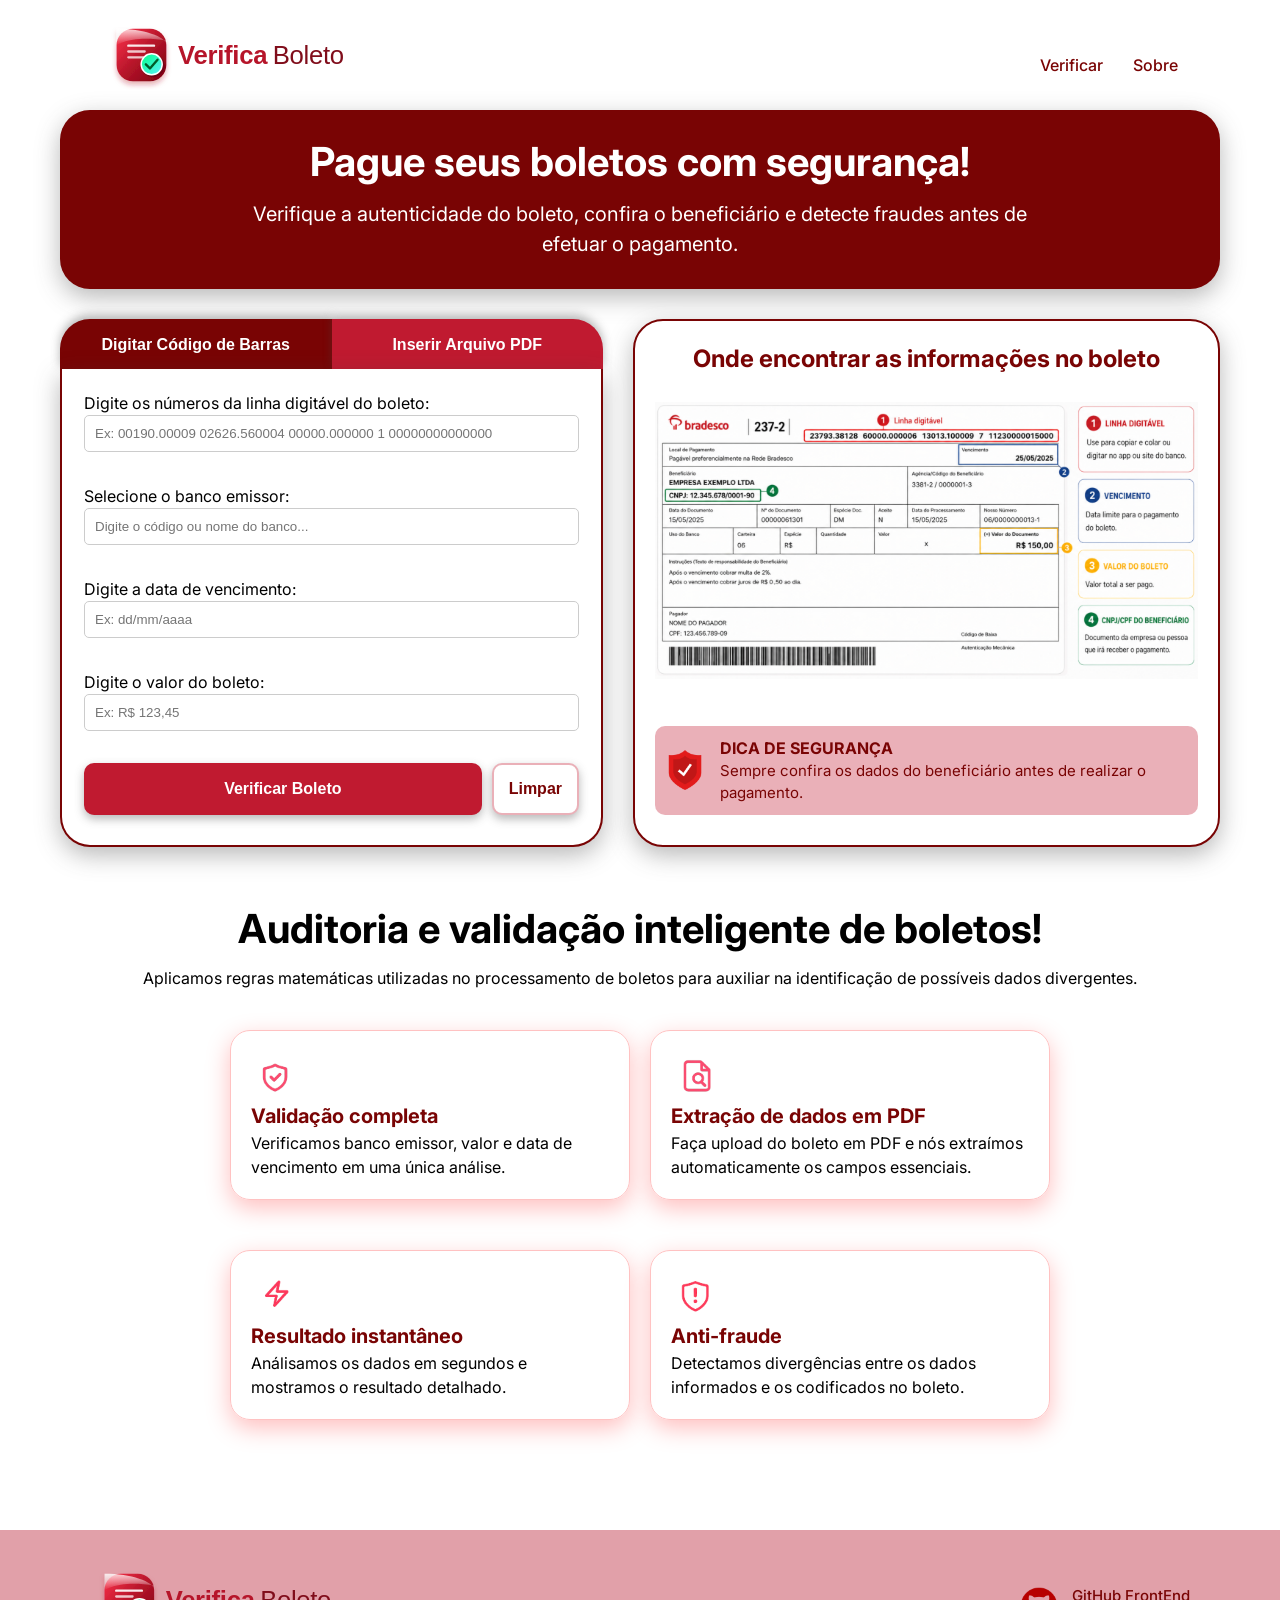
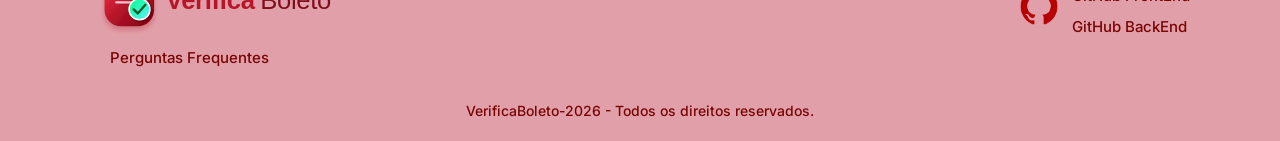
<file: index.html>
<!DOCTYPE html>
<html lang="pt-br">
<head>
    <meta charset="UTF-8">
    <meta name="viewport" content="width=device-width, initial-scale=1.0">
    <title>BoletoVerify</title>

    <link rel="preconnect" href="https://fonts.googleapis.com" />
    <link rel="preconnect" href="https://fonts.gstatic.com" crossorigin />
    <link href="https://fonts.googleapis.com/css2?family=Inter:wght@400;500;600;700;800;900&display=swap" rel="stylesheet" />

    <!-- estilo -->
    <link rel="stylesheet" href="css/base.css">
    <link rel="stylesheet" href="css/layout.css">
    <link rel="stylesheet" href="css/componentes.css">
    <link rel="stylesheet" href="css/verificacao.css">
    <link rel="stylesheet" href="css/formulario.css">

    <link rel="icon" type="image/svg+xml" href="./imagens/fav-icon.svg">

</head>

<body>

    <header id="inicio">

        <div class="logo">
            <img src="./imagens/logo.svg" alt="Ícone" id="icone-logo" style="height: 70px;">
            <!--<h1 id="inicio">Verifica Boleto</h1>-->
        </div>
            <nav>                
                    <a href="#verificar" aria-label="Ir para formulário de verificação de boleto">Verificar</a>
                    <!--<a href="#" aria-label="Ir para vídeo sobre pagamentos de boleto com segurança">Segurança</a>-->
                    <a href="#sobre" aria-label="Ir para seção sobre o projeto">Sobre</a>
            </nav>

    </header>

    <main>
        
        <div class="banner">
            <h2>Pague seus boletos com segurança!</h2>
            <p>Verifique a autenticidade do boleto, confira o beneficiário e detecte fraudes antes de efetuar o pagamento.</p>
        </div>

        <div class="conteudo">
        <section>

            <div class="botoes">

                <button class="btn ativo" onclick="mostrarCodigo(this)" aria-label="Digitar código de barras">Digitar Código de Barras</button>
                <button class="btn" onclick="mostrarPdf(this)" aria-label="Inserir arquivo pdf do boleto">Inserir Arquivo PDF</button>
                    
            </div>

            <div id="verificar">
                
                <div id="conteudo-codigo">
                    <label for="codigoBarras">Digite os números da linha digitável do boleto:</label>
                    
                    <div class="input-icon">
                        
                        <input                         
                            type="text" 
                            id="codigoBarras"
                            placeholder="Ex: 00190.00009 02626.560004 00000.000000 1 00000000000000" 
                        />
                    </div>
                    
                <div class="mensagem-erro" id="erroCodigo" aria-live="polite"></div>

            <!--
            <label for="codigoBanco">Selecione o banco emissor: </label>
            <input type="text" id="codigoBanco" placeholder="Digite o código ou nome do banco..." autocomplete="off">

            <div class="mensagem-erro" id="erroBanco" aria-live="polite"></div>

            -->

                    <label for="buscaBanco">Selecione o banco emissor:</label>

                    <!-- Container para controlar o posicionamento da lista suspensa -->
                    <div class="campo-autocomplete">
                        <input
                                type="text"
                                id="buscaBanco"
                                placeholder="Digite o código ou nome do banco..."
                                autocomplete="off"
                        >

                        <!-- Campo oculto para armazenar apenas o código do banco selecionado (ex: "341") -->
                        <input type="hidden" id="codigoBanco" name="codigoBanco">

                        <!-- Lista suspensa que aparecerá automaticamente ao digitar -->
                        <ul id="listaSugestoes" class="lista-sugestoes"></ul>
                    </div>
                    <span id="erroBanco" class="mensagem-erro"></span>

            <label for="vencimento">Digite a data de vencimento:</label>
            <input 
                type="text" 
                id="vencimento"
                placeholder="Ex: dd/mm/aaaa" 
            />
                    <div class="mensagem-erro" id="erroVencimento" aria-live="polite"></div>

            <label for="valorBoletoInput">Digite o valor do boleto:</label>
            <input 
                type="text" 
                id="valorBoletoInput"
                placeholder="Ex: R$ 123,45" 
            /> 
            <div class="mensagem-erro" id="erroValor" aria-live="polite"></div>
                    
                    <div style="display:flex; gap:10px;">
                        <button class="btn-verificar" onclick="verificar()">Verificar Boleto</button>
                        <button type="button" onclick="limparCampos()" class="btn-limpar">Limpar</button>
                    </div>                

            </div>            

                <div id="conteudo-pdf" style="display:none;">

                    <label for="fileInput" class="box-upload">
                        
                        <img src="./imagens/icone-upload.png" alt="Icone de upload" id="icone-upload">
                        <input type="file" id="fileInput" hidden aria-label="Selecionar arquivo pdf">

                        <p>Clique para inserir o arquivo PDF</p>

                        <div class="info-arquivo">
                            
                            <p id="nomeArquivo">Nenhum arquivo selecionado</p>                         

                            <div class="area-remover">
                                <button id="btnRemover" aria-label="Remover arquivo">
                                    <img src="./imagens/btn-remover.PNG" alt="">
                                </button>
                            </div>
                        </div>                        
                        
                    </label>        
                    
                    <h3 style=" margin-top: 4px">Dados extraídos:</h3>

                    <div id="resultadoLista" style="display:block;">

                        <div class="linhaResultadoExtraido">
                            <strong>Linha digitável:</strong>
                            <span id="linhaDigitavel">Ex: 00190.00009 02626.560004 00000.000000 1 00000000000000</span>
                        </div>


                        <div class="linhaValorExtraido">
                            <strong>Quantidade de valores encontrados:</strong>
                            <span id="valorBoletoResultado">Ex: 20</span>
                        </div>

                        <div class="linhaValorExtraido">
                            <strong>Quantidade de datas encontradas:</strong>
                            <span id="vencimentoResultado">Ex: 20</span>
                        </div>

                    </div>

                    <button class="btn-verificar" onclick="verificarPdf(event)" aria-live="polite">Verificar Boleto</button>

                </div>
            </div>
            
        </section>

        <aside id="painelResultado" role="search" aria-live="polite" tabindex="-1">

            <h3>Onde encontrar as informações no boleto</h3>
            <!--<p style="font-size: 18px">Confira onde encontrar cada informação</p> -->

            <img src="./imagens/banner-informacoes.png" alt="Exemplo mostrando onde encontrar as informações no boleto">           

            <div class="dica">   

                <img src="./imagens/icone-seguranca.png" alt="" id="icone-seguranca">

                <div class="texto-dica">
                    <h4>DICA DE SEGURANÇA</h4>
                <p>Sempre confira os dados do beneficiário antes de realizar o pagamento.</p>

                </div>
                
            </div>

        </aside>   

        </div>


        <section id="sobre">            
        
        <div>
            <h2>Auditoria e validação inteligente de boletos!</h2>
            <p>Aplicamos regras matemáticas utilizadas no processamento de boletos para auxiliar na identificação de possíveis dados divergentes.</p>
        </div>

        <div class="container-cards">

            <div class="card">
                <img src="./imagens/icone-card-seguranca.PNG" alt="ícone de segurança">
                <h4>Validação completa</h4>
                <p>Verificamos banco emissor, valor e data de vencimento em uma única análise.</p>
            </div>

            <div class="card">
                <img src="./imagens/icone-card-pdf.PNG" alt="ícone de PDF">
                <h4>Extração de dados em PDF</h4>
                <p>Faça upload do boleto em PDF e nós extraímos automaticamente os campos essenciais.</p>
            </div>

            <div class="card">
                <img src="./imagens/icone-card-raio.png" alt="ícone de raio">
                <h4>Resultado instantâneo</h4>
                <p>Análisamos os dados em segundos e mostramos o resultado detalhado.</p>
            </div>

            <div class="card">
                
                <img src="./imagens/icone-card-fraude.png" alt="ícone de fraude">
                
                <h4>Anti-fraude</h4>
                <p>Detectamos divergências entre os dados informados e os codificados no boleto.</p>
            </div>

        </div>

        </section>

    </main>

        <footer>

            <div class="footer-top">

                <div class="footer-esquerda">
                    
                    <a href="#inicio" aria-label="Ir para o início da página" style="text-decoration: none;">
                        <div class="logo">
                            <img src="./imagens/logo.svg" alt="Ícone VerificaBoleto" class="icone-logo" style="height: 70px;">
                            <!--<h1>Verifica Boleto</h1>-->
                        </div>
                    </a>                    

                    <a href="faq.html" class="link-faq" style="padding-left: 20px">Perguntas Frequentes</a>

                </div>

                <div class="footer-direita">

                    <img src="./imagens/icone-git.png"
                    alt="Ícone do GitHub"
                    id="icone-git">

                    <div class="links-github">

                        <a href="https://github.com/lopes-thais/FrontEnd-VerificaBoleto"
                        class="link-git">
                            GitHub FrontEnd
                        </a>

                        <a href="https://github.com/lopes-thais/VerificaBoleto"
                        class="link-git">
                            GitHub BackEnd
                        </a>

                    </div>

                </div>

            </div>

            <p class="direitos">
                VerificaBoleto-2026 - Todos os direitos reservados.
            </p>

        </footer>

    <!-- área Chat
    <button id="btnChatbot" aria-label="Abrir Chat de Dúvidas">
        <img src="./imagens/icone-chat.PNG" alt="" id="icone-chat">
    </button>

    <div id="overlay"></div>
    <div id="painelChat">
        <div class="topo-chat">
            <h3>Chat de Dúvidas</h3>
            <button id="btn-sair" onclick="fecharChat()" aria-label="Fechar Chat de Dúvidas">
                <img src="./imagens/icone-sair.PNG" alt="" id="icone-sair" >
            </button>
        </div>

        <div class="conteudo-chat">
        
            <div class="mensagens-chatbot">
                <strong>Assistente Virtual</strong>

                <div class="mensagem">
                    <p> Olá! Esse é o Chat para tirar dúvidas sobre boletos bancários e sobre o resultado da verificação!
                        Digite sua dúvida e nosso ChatBot irá te ajudar!
                    </p>
                </div>
                
            </div>

        </div>

            <div id="input-chat">
                
                <input type="text" id="inputChat" placeholder="Digite sua dúvida aqui..." aria-label="Digite sua dúvida">

                <button id="btn-enviar" aria-label="Enviar mensagem" onclick="enviarPergunta()">
                    <img src="./imagens/icone-enviar.PNG" alt="" id="icone-enviar">
                </button>
                                
            </div>
    </div>

    -->

    <script src="script/api.js"></script>
    <script src="script/mascaras.js"></script>
    <script src="script/ui.js"></script>
    <script src="script/upload-pdf.js"></script>
    <script src="script/resultado.js"></script>
    <script src="script/verificacao-manual.js"></script>
    <script src="script/verificacao-pdf.js"></script>

</body>
</html>
</file>
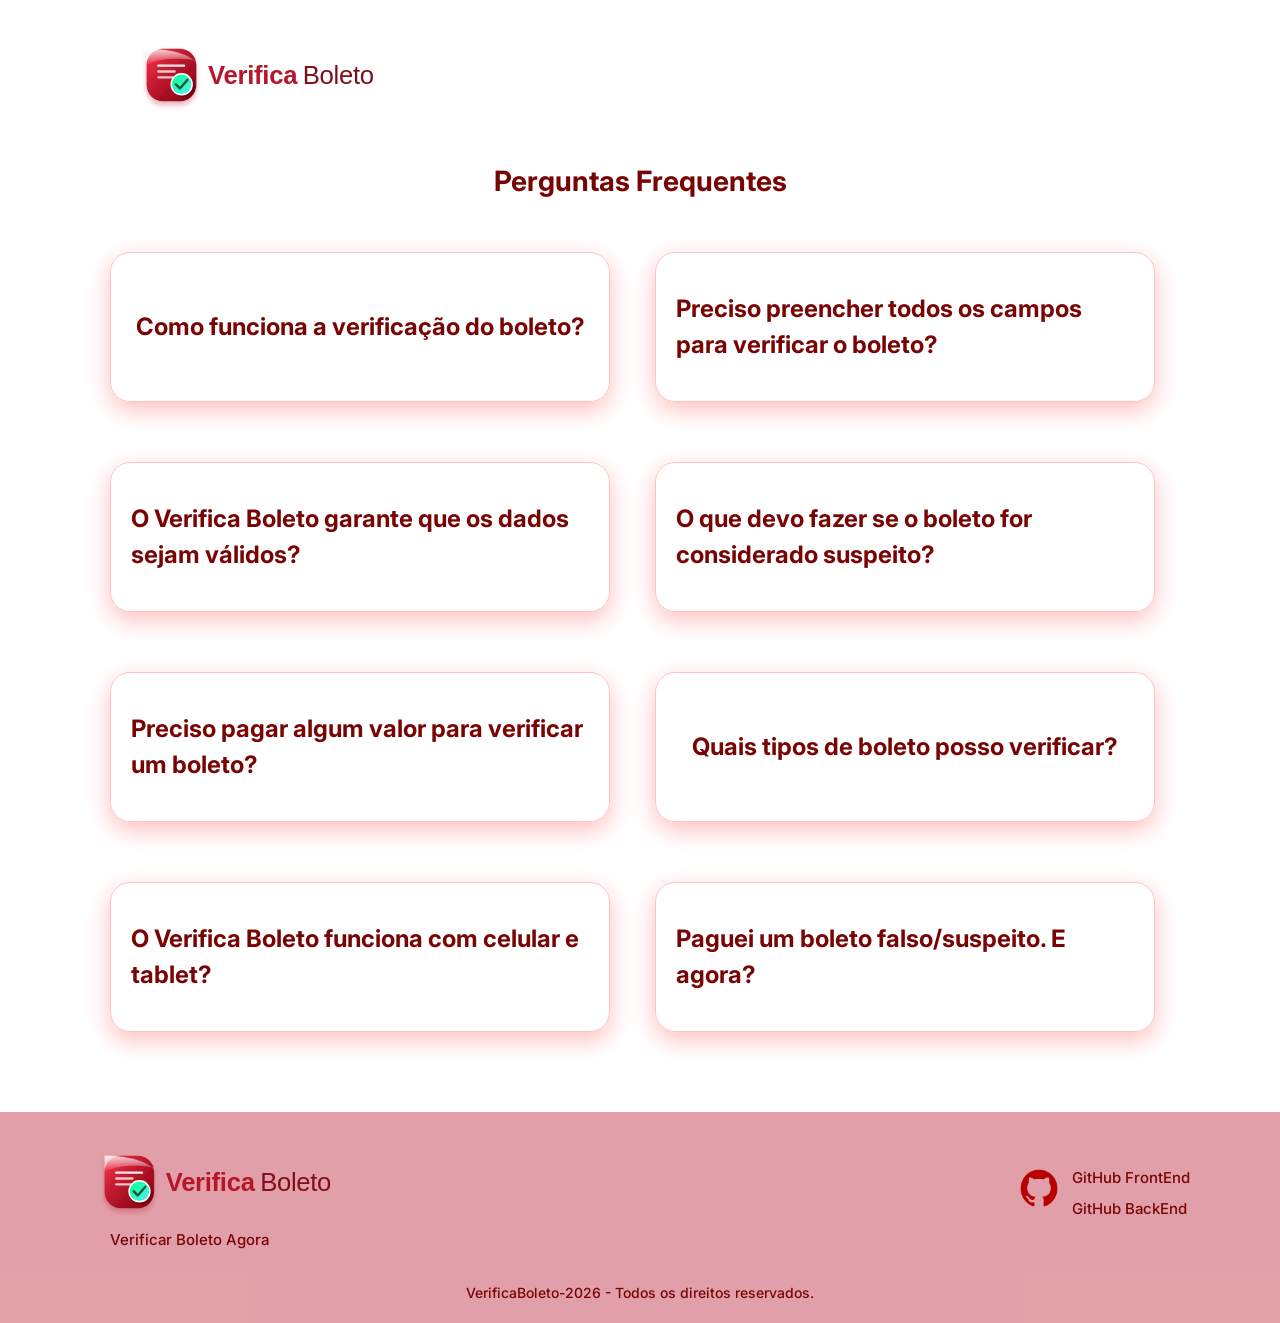
<file: faq.html>
<!DOCTYPE html>
<html lang="pt-br">
<head>
    <meta charset="UTF-8">
    <meta name="viewport" content="width=device-width, initial-scale=1.0">
    <title>Verifica Boleto</title>

    <link rel="preconnect" href="https://fonts.googleapis.com" />
    <link rel="preconnect" href="https://fonts.gstatic.com" crossorigin />
    <link href="https://fonts.googleapis.com/css2?family=Inter:wght@400;500;600;700;800;900&display=swap" rel="stylesheet" />

    <link rel="stylesheet" href="css/faq.css">
    <link rel="stylesheet" href="css/base.css">
    <link rel="stylesheet" href="css/layout.css">
    <link rel="stylesheet" href="css/componentes.css">

    <link rel="icon" type="image/svg+xml" href="./imagens/fav-icon.svg">

    <style>
        main {            
            width: 100%;
            max-width: 1100px;
            display: grid;
            grid-template-columns: repeat(2, 1fr);
            gap: 30px;

            justify-content: center;
            align-items: start;

            margin-top: 20px;
            
        }

        .card{
            width: 100%;
            max-width: 500px;

            min-height: 150px;
            max-height: 400px;

            padding: 20px;

            border: 1px solid #ffbebeec;
            border-radius: 20px;

            display: flex;
            flex-direction: column;
            justify-content: center;

            box-shadow: rgb(255, 191, 191) 0px 8px 25px;

            transition: 0.3s;
        }
        
        .card:hover{
            transform: translateY(-3px);
        }

        @keyframes aparecer{

        from{
            opacity: 0;
            transform: translateY(-10px);
        }

        to{
            opacity: 1;
            transform: translateY(0);
        }

}

        .card h4{
            font-size: 24px;
        }
        @media (max-width: 768px){

            main{
                grid-template-columns: 1fr;
            }

        }

        .faq-question {
            background: none;
            border: none;
            padding: 0;
            margin: 0;

            font: inherit;
            color: inherit;
            text-align: left;

            cursor: pointer;
            width: 100%;
        }
        
    </style>
</head>

<body>
    
    <header>
        <nav>

            <a href="index.html" aria-label="Ir para o início da página" style="text-decoration: none;">
                <div class="logo">
                    <img src="./imagens/logo.svg" alt="Ícone Verifica Boleto" class="icone-logo" style="height: 70px;">
                    <!--<h1>Verifica Boleto</h1>-->
                </div>
            </a>
            
        </nav>
    </header>

    <h2 class="titulo-faq" id="inicio">Perguntas Frequentes</h2>

    <main>

            <div class="card" >
                <button class="faq-question" aria-expanded="false" aria-controls="faq1">
                    <h4>Como funciona a verificação do boleto?</h4>
                </button>
                <div id="faq1" class="faq-answer">O sistema analisa informações do boleto, como linha digitável, banco emissor, valores e inconsistências para identificar possíveis sinais de fraude.</div>
            </div>

            <div class="card">
                <button class="faq-question" aria-expanded="false" aria-controls="faq1">
                    <h4>Preciso preencher todos os campos para verificar o boleto?</h4>
                </button>
                <div id="faq2" class="faq-answer">Sim, todos os campos são necessários para a validação correta e para encontrar as possíveis divergências, sem eles não é possível verificar de maneira eficaz.</div>
            </div>

            <div class="card">
                <button class="faq-question" aria-expanded="false" aria-controls="faq1">
                    <h4>O Verifica Boleto garante que os dados sejam válidos?</h4>
                </button>
                <div id="faq3" class="faq-answer">Não. A análise serve como apoio para identificação de indícios suspeitos, mas não substitui a verificação oficial do banco emissor. O Verifica Boleto ajuda a mostrar os dados divergentes.</div>
            </div> 

            <div class="card">
                <button class="faq-question" aria-expanded="false" aria-controls="faq1">
                    <h4>O que devo fazer se o boleto for considerado suspeito?</h4>
                </button>
                <div id="faq4" class="faq-answer">Recomendamos entrar em contato com o emissor do boleto para confirmar a autenticidade antes de realizar qualquer pagamento. Evite pagar boletos que apresentem sinais de fraude.</div>
            </div>

            <div class="card">
                <button class="faq-question" aria-expanded="false" aria-controls="faq1">
                    <h4>Preciso pagar algum valor para verificar um boleto?</h4>
                </button>
                <div id="faq5" class="faq-answer">Não! O Verifica Boleto é uma ferramenta gratuita para ajudar os usuários a verificar a autenticidade de seus boletos.</div>
            </div>

            <div class="card">
                <button class="faq-question" aria-expanded="false" aria-controls="faq1">
                    <h4>Quais tipos de boleto posso verificar?</h4>
                </button>
                <div id="faq6" class="faq-answer">Você pode verificar boletos bancários em PDF ou digitar manualmente a linha digitável e os demais dados. Não aceitamos imagens ou qualquer outro tipo de arquivo.</div>
            </div>

            <div class="card">
                <button class="faq-question" aria-expanded="false" aria-controls="faq1">
                    <h4>O Verifica Boleto funciona com celular e tablet?</h4>
                </button>
                <div id="faq7" class="faq-answer">Sim. O Verifica Boleto é compatível com computadores, tablets e celulares. Basta acessar nosso site no dispositivo que preferir.</div>
            </div>

            <div class="card">
                <button class="faq-question" aria-expanded="false" aria-controls="faq1">
                    <h4>Paguei um boleto falso/suspeito. E agora?</h4>
                </button>
                <div id="faq8" class="faq-answer">Recomendamos entrar em contato com seu banco imediatamente para relatar o incidente e buscar orientação sobre os passos a serem tomados.</div>
            </div>
    </main>
    
<footer>

            <div class="footer-top">

                <div class="footer-esquerda">

                    <a href="#inicio" aria-label="Ir para o início da página" style="text-decoration: none;">
                        <div class="logo">
                            <img src="./imagens/logo.svg" alt="Ícone Verifica Boleto" id="icone-logo" style="height: 70px;">
                            <!--<h1>Verifica Boleto</h1>-->
                        </div>
                    </a> 
                   
                    <a href="index.html" class="link-faq" style="padding-left: 20px;">Verificar Boleto Agora</a>

                </div>

                <div class="footer-direita">

                    <img src="./imagens/icone-git.png" alt="Ícone do GitHub" id="icone-git">

                    <div class="links-github">

                        <a href="https://github.com/lopes-thais/FrontEnd-VerificaBoleto"class="link-git">
                            GitHub FrontEnd
                        </a>

                        <a href="https://github.com/lopes-thais/VerificaBoleto" class="link-git">
                            GitHub BackEnd
                        </a>

                    </div>

                </div>

            </div>

            <p class="direitos">
                VerificaBoleto-2026 - Todos os direitos reservados.
            </p>

        </footer>

    <script>
        const questions = document.querySelectorAll(".faq-question");

        questions.forEach(q => {
        q.addEventListener("click", () => {
            const answer = q.nextElementSibling;
            answer.style.display = (answer.style.display === "block") ? "none" : "block";

            q.setAttribute("aria-expanded", "true");
            q.setAttribute("aria-expanded", "false");
        });
        });
        
    </script>
</body>
</html>
</file>
<file: css/base.css>
/* VARIÁVEIS GLOBAIS*/
:root {
    --cor-primaria: rgb(121, 4, 4);
    --cor-primaria-clara: #c01a30;
    --cor-hover: #D21438;
    --cor-sombra: #46464662;
    --cor-sombra-vermelha: rgba(182, 21, 42, 0.404);
    --cor-fundo-suave: rgba(182, 21, 42, 0.08);
    --cor-borda-suave: #c01a3057;

    --fonte-principal: 'Inter', system-ui, -apple-system, sans-serif;
}

/* RESET */
* {
    margin: 0;
    padding: 0;
    box-sizing: border-box;
}

body {
    font-family: var(--fonte-principal);
    line-height: 1.5;
    -webkit-font-smoothing: antialiased;
    background-color: rgb(255, 255, 255);
    margin: 0;
    padding: 0;
}

/* TIPOGRAFIA GLOBAL */
h1 {
    font-size: 24px;
    font-weight: 900;
    color: var(--cor-primaria);
    padding-top: 20px;
}
</file>
<file: css/layout.css>
/* HEADER */
header {
    display: flex;
    justify-content: space-between;
    align-items: center;
    padding: 20px 8%;
}

.logo {
    display: flex;
    align-items: center;
    gap: 10px;
}

nav {
    display: none; /* Esconde no mobile */
    padding-top: 20px;
}

@media (min-width: 768px) {
    nav {
        display: flex;
    }

    nav a {
        color: var(--cor-primaria);
        text-decoration: none;
        margin-left: 30px;
        font-weight: 500;
        font-family: var(--fonte-principal);
        line-height: 1.5;
        -webkit-font-smoothing: antialiased;
        transition: all 0.3s ease;
        display: inline-block;
    }

    nav a:hover {
        color: var(--cor-hover);
        transform: scale(1.1);
    }
}

/* main / section / aside */
main {
    max-width: 1200px;
    margin: 0 auto;
    padding: 0 20px;
}

.conteudo {
    display: flex;
    gap: 30px;
    align-items: stretch;
    width: 100%;
    margin-bottom: 30px;
}

section {
    flex: 4;
    margin-top: 30px;
    display: flex;
    flex-direction: column;
}

aside {
    flex: 4;
    display: flex;
    flex-direction: column;
    margin-top: 30px;
    border: 2px solid var(--cor-primaria);
    border-radius: 30px;
    background-color: #fff;
    box-shadow: 0 8px 25px var(--cor-sombra);
    overflow: hidden;
    padding: 20px 20px 10px;
}

aside h3 {
    color: var(--cor-primaria);
    font-size: 24px;
    text-align: center;
}

aside p {
    text-align: center;
    font-size: 14px;
}

aside > img {
    margin-top: 25px;
    margin-bottom: 27px;
}

@media (max-width: 992px) {
    .conteudo {
        flex-direction: column;
    }

    section,
    aside {
        max-width: 992px;
    }
}

/* FOOTER */
footer {
    background-color: var(--cor-sombra-vermelha);
    margin-top: 80px;
    padding: 35px 20px 20px;
}

.footer-top {
    max-width: 1100px;
    margin: 0 auto;
    display: flex;
    justify-content: space-between;
    align-items: flex-start;
    gap: 40px;
}

.footer-esquerda {
    display: flex;
    flex-direction: column;
    gap: 12px;
}

.logo-footer {
    text-decoration: none;
    width: fit-content;
}

.logo-footer h1 {
    color: var(--cor-primaria);
    font-size: 26px;
    font-weight: 900;
}

.link-faq,
.link-git {
    color: var(--cor-primaria);
    text-decoration: none;
    font-size: 15px;
    font-weight: 500;
    transition: 0.2s;
}

.link-faq:hover,
.link-git:hover {
    color: var(--cor-hover);
    transform: translateX(2px);
}

.footer-direita {
    display: flex;
    align-items: flex-start;
    gap: 12px;
    padding-top: 20px;
}

.footer-direita img {
    width: 42px;
    flex-shrink: 0;
}

.links-github {
    display: flex;
    flex-direction: column;
    gap: 8px;
}

.direitos {
    text-align: center;
    margin-top: 30px;
    color: var(--cor-primaria);
    font-size: 14px;
    font-weight: 500;
}

/* MOBILE */
@media (max-width: 768px) {
    footer {
        padding: 30px 18px 20px;
    }

    .footer-top {
        flex-direction: column;
        align-items: center;
        text-align: center;
        gap: 35px;
    }

    .footer-esquerda {
        align-items: center;
    }

    .footer-direita {
        flex-direction: column;
        align-items: center;
    }

    .links-github {
        align-items: center;
    }

    .logo-footer h1 {
        font-size: 24px;
    }

    .footer-direita img {
        width: 38px;
    }

    .direitos {
        margin-top: 35px;
        font-size: 13px;
        line-height: 1.5;
    }
}
</file>
<file: css/componentes.css>
/* BOTÕES */
.botoes {
    display: flex;
    width: 100%;
}

.botoes button {
    padding: 15px;
    border: 2px solid var(--cor-primaria-clara);
    background-color: var(--cor-primaria-clara);
    color: white;
    flex: 1;
    border-bottom: none;
    font-weight: 600;
    font-size: 16px;
    cursor: pointer;
    transition: 0.3s;
    box-shadow: 0 -4px 10px var(--cor-sombra);
}

.botoes:hover button:not(:hover) {
    background-color: var(--cor-primaria);
    border-color: var(--cor-primaria);
    color: white;
}

.botoes button.ativo {
    background-color: var(--cor-primaria);
    color: white;
    border-color: var(--cor-primaria);
}

.botoes button:hover {
    background-color: var(--cor-hover);
    color: white;
    border-color: var(--cor-hover);
}

.botoes button:first-child {
    border-top-left-radius: 30px;
}

.botoes button:last-child {
    border-top-right-radius: 30px;
}

.btn-verificar {
    padding: 15px;
    border: 2px solid var(--cor-primaria-clara);
    background-color: var(--cor-primaria-clara);
    color: white;
    flex: 1;
    font-weight: 600;
    font-size: 16px;
    cursor: pointer;
    transition: 0.3s;
    box-shadow: 0 4px 10px var(--cor-sombra);
    display: flex;
    width: 100%;
    justify-content: center;
    border-radius: 10px;
}

.btn-verificar:hover {
    border-color: var(--cor-primaria-clara);
    box-shadow: 0 0 5px var(--cor-sombra-vermelha);
    transform: scale(1.01);
}

.btn-verificar:disabled {
    background-color: #8f1b2e;
    cursor: not-allowed;
    opacity: 0.8;
}

.btn-limpar,
.btn-chat {
    padding: 15px;
    border: 2px solid var(--cor-borda-suave);
    background-color: #ffffff;
    color: var(--cor-primaria);
    font-weight: 600;
    font-size: 16px;
    cursor: pointer;
    transition: 0.3s;
    box-shadow: 0 4px 10px var(--cor-sombra);
    display: flex;
    justify-content: center;
    border-radius: 10px;
}

.btn-limpar:hover,
.btn-chat:hover {
    border-color: var(--cor-primaria-clara);
    box-shadow: 0 0 5px var(--cor-sombra-vermelha);
    transform: scale(1.01);
}

.btn-chat {
    width: 100%;
    height: 100%;
    align-items: center;
    text-align: center;
    padding: 13px;
    margin-top: 10px;
}

#btnSelecionar {
    padding: 10px 20px 12px;
    border: none;
    border-radius: 10px;
    background-color: var(--cor-primaria-clara);
    color: white;
    cursor: pointer;
    font-weight: 600;
}

#btnSelecionar:hover {
    background-color: var(--cor-primaria);
}

/* INPUTS */
#verificar input {
    width: 100%;
    padding: 10px;
    margin-bottom: 0;
    border: 1px solid #ccc;
    border-radius: 5px;
}

#verificar input:hover {
    border-color: var(--cor-primaria-clara);
    box-shadow: 0 0 5px rgba(182, 21, 42, 0.404);
}

input:focus {
    border-color: var(--cor-primaria-clara);
    box-shadow: 0 0 3px rgba(192, 26, 48, 0.2);
    outline: none;
}

.mensagem-erro {
    color: #ff4d4d;
    font-size: 13px;
    font-weight: 500;
    height: 18px;
    margin-top: 4px;
    margin-bottom: 10px;
}

/* UPLOAD DE ARQUIVO */
.box-upload {
    display: flex;
    width: 100%;
    flex-direction: column;
    align-items: center;
    justify-content: center;
    height: 123px;
    transition: 0.3s;
    border-radius: 10px;
    border: 2px solid #c01a43b2;
    padding-top: 5px;
    box-shadow: 0 0 5px rgba(182, 21, 42, 0.404);
    margin-bottom: 5px;
}

.box-upload:hover {
    cursor: pointer;
    transform: scale(1.01);
}

.box-upload p {
    margin: 0;
    font-size: 14px;
    color: #555;
}

.info-arquivo {
    position: relative;
    display: flex;
    align-items: center;
    justify-content: center;
    width: 100%;
    margin-top: 0;
}

.info-arquivo p {
    margin: 0;
    font-size: 14px;
    color: #555;
    text-align: center;
}

.info-arquivo #nomeArquivo {
    font-size: 14px;
    color: #555;
    text-align: center;
    justify-content: center;
}

#nomeArquivo {
    padding-top: 5px;
    font-size: 18px;
}

.area-remover {
    position: absolute;
    right: 10px;
    height: 30px;
    display: flex;
    align-items: center;
    justify-content: center;
}

#btnRemover {
    background: none;
    border: none;
    padding: 0;
    visibility: hidden;
}

#btnRemover img {
    cursor: pointer;
    width: 28px;
    transition: 0.2s;
}

#btnRemover:hover {
    transform: scale(1.1);
}

#icone-upload {
    width: 20px;
    display: inline-block;
}

/* CARDS */
.card {
    max-width: 400px;
    border: 1px solid #ffbebeec;
    border-radius: 20px;
    margin-top: 30px;
    padding: 20px;
    display: flex;
    flex-direction: column;
    align-items: flex-start;
    text-align: left;
    box-shadow: rgb(255, 191, 191) 0px 8px 25px;
    transition: 0.3s;
}

.card:hover {
    transform: scale(1.01);
}

.card h4 {
    color: var(--cor-primaria);
    font-size: 20px;
    text-align: left;
}

.card p {
    text-align: left;
    font-size: 14px;
}

.container-cards {
    display: flex;
    gap: 20px;
    margin-top: 10px;
    flex-wrap: wrap;
    justify-content: center;
}

.container-cards img {
    width: 50px;
}

.dica {
    display: flex;
    align-items: center;
    gap: 15px;
    margin-bottom: 2px;
    margin-top: 20px;
    padding: 10px;

    color: var(--cor-primaria);
    background-color: #c01a3057;
    border-radius: 10px;
    text-align: left;
}

@media (max-width: 900px) {
    .dica{
        margin-bottom: 20px;
    }
}

.dica h4 {
    margin: 0;
}

.dica p {
    text-align: left;
    font-size: 15px;
}

.dica img {
    width: 40px;
    margin-top: 11px;
    margin-bottom: 11px;
}

/* LOADING / SPINNER */
.loading-btn {
    display: flex;
    align-items: center;
    justify-content: center;
    gap: 10px;
}

.spinner-btn {
    width: 18px;
    height: 18px;
    border: 3px solid rgba(255, 255, 255, 0.4);
    border-top: 3px solid white;
    border-radius: 50%;
    animation: girar 0.8s linear infinite;
}

@keyframes girar {
    from {
        transform: rotate(0deg);
    }
    to {
        transform: rotate(360deg);
    }
}

/* ESTADOS DE ITEM (ok / alerta / erro) */
.item-ok {
    background: #d4ffd4;
}

.item-alerta {
    background: #fff3cd;
}

.item-erro {
    background: #ffd6d6;
}
</file>
<file: css/verificacao.css>
/* BANNER */
.banner {
    width: 100%;
    margin: 0;
    padding: 30px;
    border-radius: 30px;
    flex-direction: column;
    align-items: center;
    text-align: center;
    background-color: var(--cor-primaria);
    box-shadow: 0 8px 25px var(--cor-sombra);
}

.banner h2 {
    color: white;
    font-size: clamp(24px, 5vw, 40px);
    margin-bottom: 15px;
    font-weight: 700;
    line-height: 1.1;
}

.banner p {
    color: white;
    font-size: clamp(16px, 3vw, 20px);
    max-width: 800px;
    margin: 0 auto;
}

/* PAINEL DE VERIFICAÇÃO (código / PDF) */
#verificar {
    width: 100%;
    padding: 22px;
    padding-bottom: 30px;
    border: 2px solid var(--cor-primaria);
    border-top: none;
    border-bottom-left-radius: 30px;
    border-bottom-right-radius: 30px;
    background-color: #fff;
    box-shadow: 0 8px 25px var(--cor-sombra);
}

#conteudo-pdf {
    text-align: left;
    display: flex;
    flex-direction: column;
    align-items: center;
}

#dados-extraidos {
    width: 100%;
}

.imagem-boleto {
    position: relative;
    width: 100%;
}

.imagem-boleto img {
    width: 100%;
    border-radius: 10px;
}

/* SEÇÃO "SOBRE" */
#sobre {
    width: 100%;
    margin: 0;
    margin-top: 30px;
    padding: 30px;
    border-radius: 20px;
    display: flex;
    flex-direction: column;
    align-items: center;
    text-align: center;
    background-color: rgb(255, 255, 255);
}

#sobre h2 {
    color: rgb(0, 0, 0);
    font-size: clamp(24px, 5vw, 40px);
    margin-bottom: 15px;
    font-weight: 700;
    line-height: 1.1;
}

#sobre p {
    font-size: 16px;
}

/* RESULTADO DA VERIFICAÇÃO */
#painelResultado:focus {
    outline: none;
}

.recomendacao {
    margin: 0;
    margin-bottom: 5px;
    font-size: 15px;
    text-align: center;
    font-weight: 600;
}

.resultadoItem {
    width: 100%;
    padding: 10px;
    margin-bottom: 15px;
    border: 1px solid #ccc;
    border-radius: 10px;
    box-sizing: border-box;
    display: flex;
    align-items: center;
    gap: 10px;
    transition: 0.3s;
}

.resultadoItem:hover {
    border-color: var(--cor-primaria-clara);
    box-shadow: 0 0 5px rgba(182, 21, 42, 0.404);
}

.resultadoItem p {
    margin: 0;
    font-size: 14px;
    text-align: left;
}

/* -- Score -- */
.scoreChat {
    display: flex;
    gap: 12px;
    margin-bottom: 15px;
    width: 100%;
}

.score {
    flex: 1.2;
    display: flex;
    align-items: center;
    gap: 12px;
    padding: 12px;
    border: 2px solid #c25664ab;
    border-radius: 10px;
    background-color: var(--cor-fundo-suave);
    margin-bottom: 10px;
    margin-top: 10px;
}

.texto-score {
    display: flex;
    flex-direction: column;
    justify-content: center;
    gap: 4px;
}

.texto-score strong{
    margin: 0;
    line-height: 1.2;
}

.texto-score strong {
    font-size: 18px;
}

.texto-score p {
    font-size: 15px;
    text-align: left;
}

.icone-score {
    width: 40px;
    height: 40px;

    flex-shrink: 0;
    align-self: flex-start;
}

.icone-score img {
    width: 40px;
    display: block;
    padding-right: 5px;
    padding-top: 5px;
}

/* -- Lista de comparações (linha digitável x informado) -- */
.resultadoLista,
#resultadoLista {
    width: 100%;
    border: 1px solid #ddd;
    border-radius: 10px;
    overflow: hidden;
    background: white;
    padding-bottom: 3px;
    margin-top: 10px;
    margin-bottom: 30px;
}

.linhaResultado{
    align-items: center;
    display:flex;
    align-items:flex-start;

    padding: 12px 15px;
    border-bottom: 1px solid #eee;
    gap:20px;
}

.linhaResultadoExtraido{
    display: flex;
    flex-direction: column;
    align-items: flex-start;
    padding: 12px 15px;
    border-bottom: 1px solid #eee;
    gap: 6px;
}

.linhaValorExtraido{
    display: flex;
    flex-direction: row;
    align-items: flex-start;
    padding: 12px 15px;
    border-bottom: 1px solid #eee;
    justify-content: space-between;
    gap: 6px;
}

.linhaResultado:last-child,
.linhaResultadoExtraido:last-child,
.linhaValorExtraido:last-child{
    border-bottom: none;
}

.linhaResultado strong,
.linhaResultadoExtraido strong,
.linhaDigitavelExtraida strong,
.linhaValorExtraido strong{
    color: #222;
    font-size: 14px;
    white-space: nowrap;
    flex-shrink: 0;
}

.linhaResultado span,
.linhaResultadoExtraido span{
    color: #666;
    font-size: 14px;
    text-align: left;
    line-height: 1.5;
}

.linhaValorExtraido span{
    color: #666;
    font-size: 14px;
    text-align: right;
    line-height: 1.5;

}

.linhaResultadoExtraido span,
.linhaValorExtraido span{
    max-width: 250px;
    white-space: nowrap;
}

.linhavalorExtraido {
    display: flex;
    flex-direction: row;
    justify-content: space-between;

    width: 100%;
    padding: 12px 15px;
    border-bottom: 1px solid #eee;
    box-sizing: border-box;
}

@media (max-width: 768px) {

    .linhaResultadoExtraido span {
        overflow: hidden;
        text-overflow: ellipsis;
    }
}

.conteudoComparacao {
    display: flex;
    flex-direction: column;
    gap: 4px;
    flex: 1;
}

.conteudoComparacao strong {
    color: #222;
    font-size: 15px;
}

.conteudoComparacao span {
    color: #666;
    font-size: 14px;
    text-align: left;
}

.comparacao-icone {
    width: 24px;
    height: 24px;
    flex-shrink: 0;
    margin-top: 2px;
}

.espaco-icone {
    width: 24px;
    height: 24px;
    flex-shrink: 0;
}
</file>
<file: css/formulario.css>
#verificar {
    
    border-width: 2px;
    width: 100%;
    
    padding: 22px;          
    border: 2px solid rgb(121, 4, 4);
    border-top: none;
    border-bottom-left-radius: 30px;
    border-bottom-right-radius: 30px;
    background-color: #fff;
    box-shadow: 0 8px 25px #46464662;
    padding-bottom: 30px;
}

.botoes{
    display: flex;
    width: 100%;
}

.botoes,
#verificar {
    width: 100%;
}

.botoes button {
    padding: 15px;

    border: 2px solid #c01a30;
    background-color: #c01a30;
    color: white;
    flex: 1;
    border-bottom: none;
    font-weight: 600;
    font-size: 16px;
    cursor: pointer;
    transition: 0.3s;
   
    box-shadow:  0 -4px 10px #46464662;
    
}

.botoes:hover button:not(:hover) {
    background-color: rgb(121, 4, 4);
    border-color: rgb(121, 4, 4);
    color: white;
}

.botoes button.ativo {
    background-color: rgb(121, 4, 4);
    color: white;  
    border-color: rgb(121, 4, 4);
}

.botoes button:hover {
    background-color: #D21438;
    color: white;
    border-color: #D21438;
}

.botoes button:first-child {
    border-top-left-radius: 30px;
}

.botoes button:last-child {
    border-top-right-radius: 30px;
}


#verificar input {
    width: 100%;
    padding: 10px;
    margin-bottom: 0;
    border: 1px solid #ccc;
    border-radius: 5px;
}

#verificar input:hover {
    border-color: #c01a30;
    box-shadow: 0 0 5px rgba(182, 21, 42, 0.404);
}

input:focus {
    border-color: #c01a30;
    box-shadow: 0 0 3px rgba(192, 26, 48, 0.2);
    outline: none;
}

.btn-verificar{
    padding: 15px;
    background-color: #c01a30;
    color: white;
    flex: 1;
    border-bottom: none;
    font-weight: 600;
    font-size: 16px;
    cursor: pointer;
    transition: 0.3s;
   
    box-shadow:  0 4px 10px #46464662;
    display: flex;
    justify-content: center;
    border-radius: 10px;
}


.btn-verificar:hover{
    border-color: #c01a30;
    box-shadow: 0 0 5px rgba(182, 21, 42, 0.404);
    transform: scale(1.01); /* aumenta um pouco o tamanho do link */
}

#conteudo-pdf {
    text-align: left;
    width: 100%;
    display: flex;
    flex-direction: column;
    align-items: center;

}

.info-arquivo #nomeArquivo {
    font-size: 14px;
    color: #555;
    text-align: center;
    justify-content: center;
}

.area-remover{
    position: absolute;
    right: 10px;
    height: 30px;
    display: flex;
    align-items: center;
    justify-content: center;
}

#btnRemover{
    background: none;
    border: none;
    padding: 0;
    visibility: hidden;
}

#btnRemover img{
    cursor: pointer;
    width: 28px;
    transition: 0.2s;
}

#btnRemover:hover {
    transform: scale(1.1);
}

#nomeArquivo{
    padding-top: 5px;
    font-size: 18px;
}

.box-upload {
    display: flex;
    flex-direction: column;
    align-items: center;

    justify-content: center;
    height: 123px;
    transition: 0.3s;

    border-radius: 10px;
    border: 2px solid #c01a43b2;
    padding-top: 20px;
    box-shadow: 0 0 5px rgba(182, 21, 42, 0.404);
    margin-bottom: 10px;
    padding-bottom: 25px;
}

.info-arquivo{
    position: relative;
    display: flex;
    align-items: center;
    justify-content: center;
    
    width: 100%;
    margin-top: 0;

}

.info-arquivo p{
    margin: 0;
    font-size: 14px;
    color: #555;
    text-align: center;
}

.box-upload p {
    margin: 0;
    font-size: 14px;
    color: #555;
}
.box-upload:hover {
    cursor: pointer;
    transform: scale(1.01);
}

#icone-upload {
    width: 30px;
    display: inline-block;
}

.mensagem-erro{
    color: #ff4d4d;
    font-size: 13px;
    font-weight: 500;
    height: 18px;
    margin-top: 4px;
    margin-bottom: 10px;
}

.campo-autocomplete {
    position: relative;
    width: 100%;
}

.lista-sugestoes {
    position: absolute;
    top: 100%;
    left: 0;
    right: 0;
    background-color: #ffffff;
    border: 1px solid #ccc;
    border-radius: 10px 10px 10px 10px;
    max-height: 200px;
    overflow-y: auto;
    margin: 0;
    padding: 0;
    list-style: none;
    z-index: 999;
    box-shadow: 0 4px 12px rgba(0, 0, 0, 0.15);
    display: none;

    scrollbar-width: thin;
    scrollbar-color: #cccccc transparent;
}

.lista-sugestoes li {
    padding: 10px 15px;
    cursor: pointer;
    font-size: 14px;
    color: #333;
    border-bottom: 1px solid #f0f0f0;
    text-align: left;
}

.lista-sugestoes li:last-child {
    border-bottom: none;
}

.lista-sugestoes li:hover,
.lista-sugestoes li.focado{
    background-color: #f5f5f5;
    color: #B6152A;
    font-weight: 600;
}

.mensagem-erro {
    color: #d9534f;
    font-size: 13px;
    display: block;
    margin-top: 4px;
}

.lista-sugestoes::-webkit-scrollbar {
    width: 5px;
}

.lista-sugestoes::-webkit-scrollbar-track {
    background: transparent;
}

.lista-sugestoes::-webkit-scrollbar-thumb {
    background-color: #cccccc;
    border-radius: 10px;
}

.lista-sugestoes::-webkit-scrollbar-thumb:hover {
    background-color: #B6152A;
}
</file>
<file: css/faq.css>
.titulo-faq {
    text-align: center;
    color: var(--cor-primaria);
    font-size: 28px;
    margin-top: 30px;
    margin-bottom: 20px;
}

.faq-question {
    padding: 12px;
    cursor: pointer;
    font-weight: bold;
    display: flex;
    align-items: center;
    justify-content: center;
    text-align: center;
    min-height: 100px;
    transition: 0.3s;
}

.faq-question:hover {
    text-shadow: #8f1b2e;
}

.faq-answer {
    display: none;
    padding: 12px;
}
</file>
